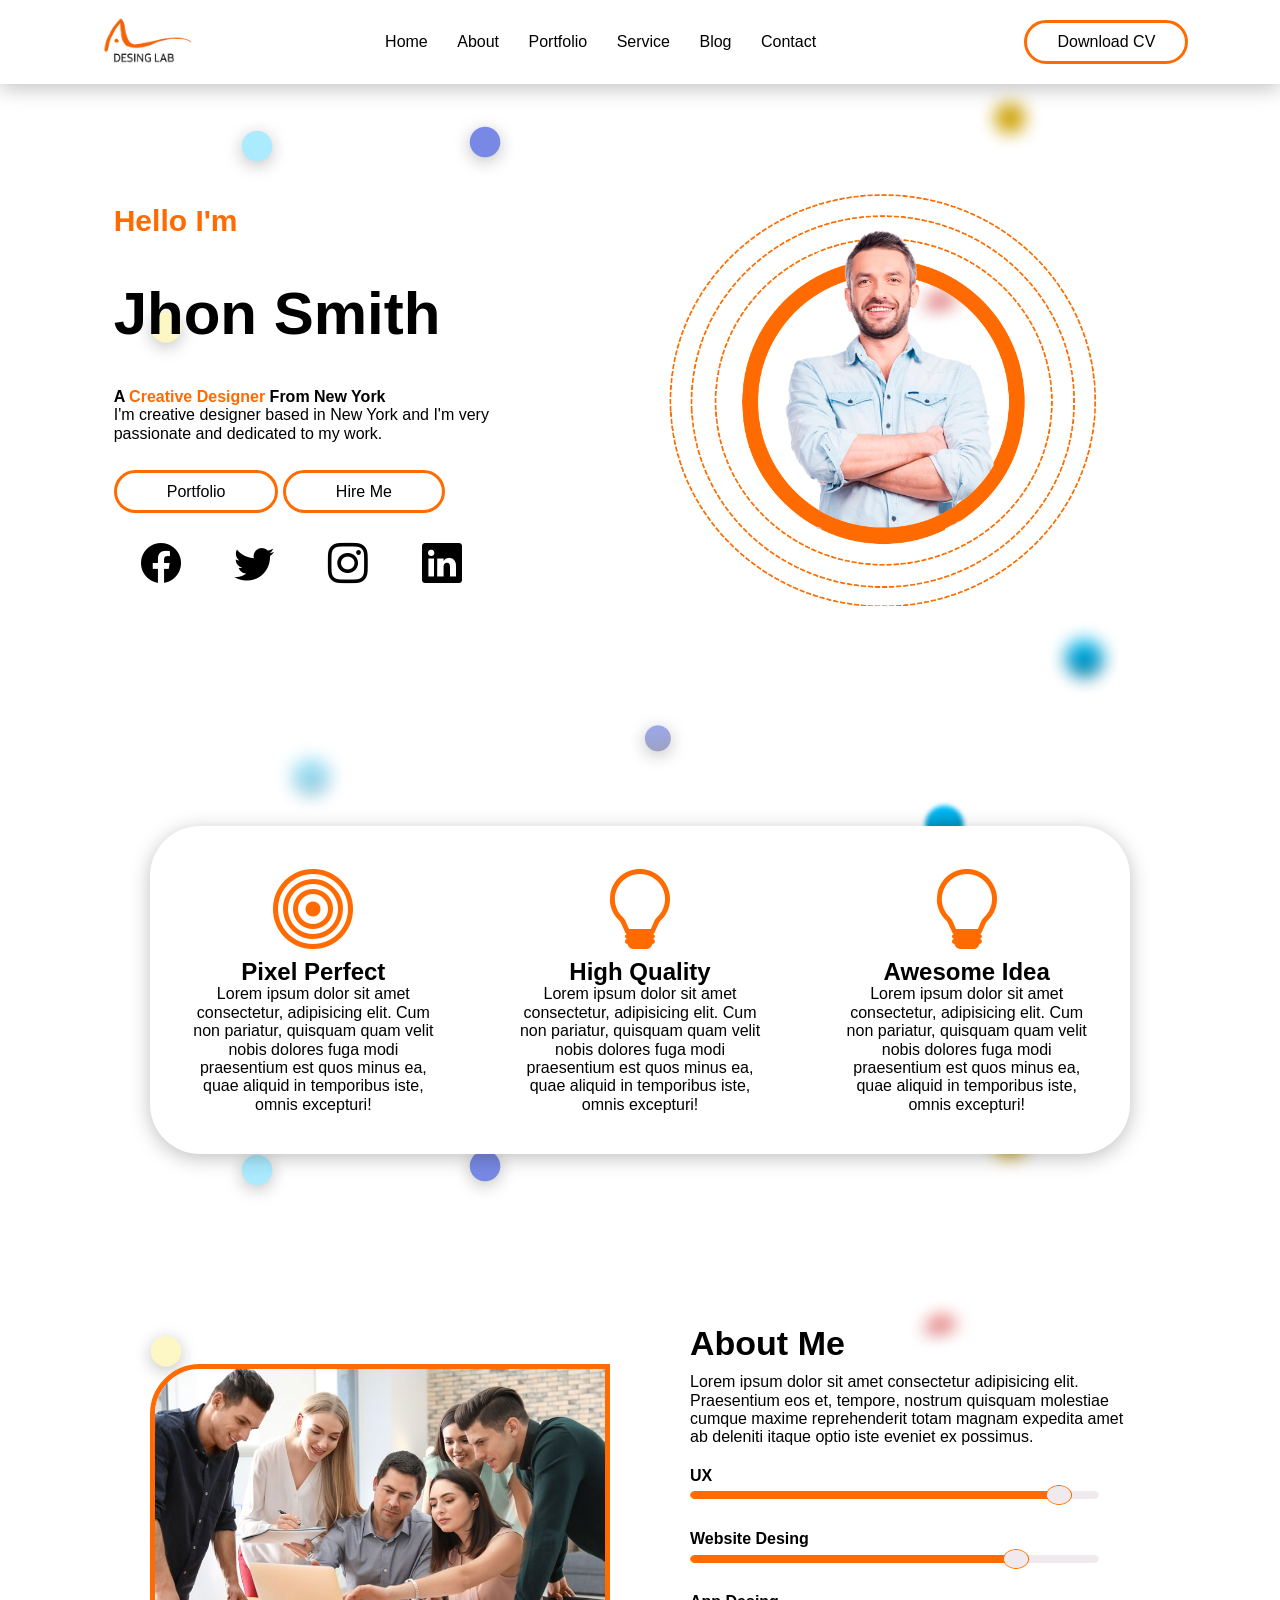
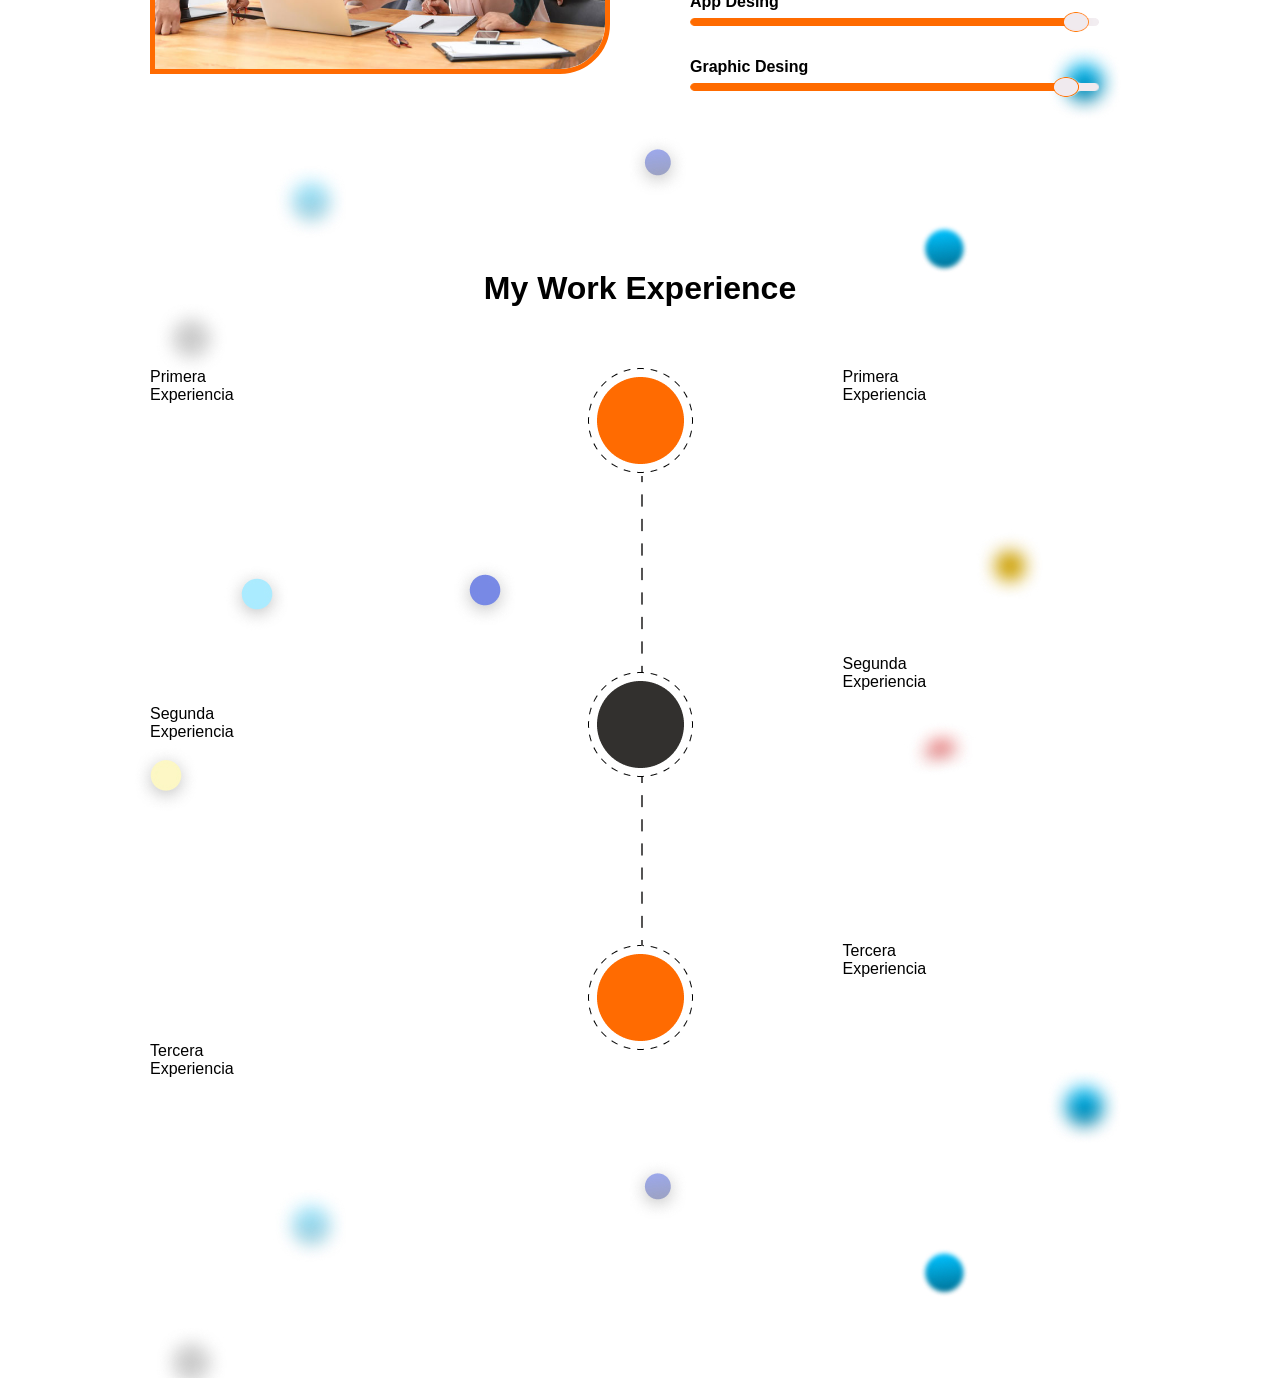
<file: index.html>
<!DOCTYPE html>
<html lang="en">
<head>
    <meta charset="UTF-8">
    <meta name="viewport" content="width=device-width, initial-scale=1.0">
    <title>Portfolio</title>
    <link rel="stylesheet" href="css/normalize.css">
    <link rel="stylesheet" href="css/style.css">
    <link rel="stylesheet" href="https://cdn.jsdelivr.net/npm/bootstrap-icons@1.11.3/font/bootstrap-icons.min.css">
</head>
<body>
    <header>
        <!-- Comienza el Header -->
        <img src="img/logo.png" class="img-logo" alt="">
        <nav>
            <a href="#" class="nav-link">Home</a>
            <a href="#" class="nav-link">About</a>
            <a href="#" class="nav-link">Portfolio</a>
            <a href="#" class="nav-link">Service</a>
            <a href="#" class="nav-link">Blog</a>
            <a href="#" class="nav-link">Contact</a>
        </nav>
        <a href="#" class="descargar">Download CV</a>
        <!-- Fin del Header -->
    </header>



    <main>
        <!-- Comienza el Hero -->
        <section class="hero">
            <section>
                <h1 class="hola">Hello I'm <br></h1>
                <h1 class="nombre">Jhon Smith <br></h1>
                <p>
                    <b>A <span class="color-texto">Creative Designer</span> From New York</b><br>
                    I'm creative designer based in New York and I'm very <br>
                    passionate and dedicated to my work.
                </p> 
                <section class="botones">
                    <a href="" class="portfolio">Portfolio</a>
                    <a href="" class="hire-me"> Hire Me</a>
                </section>
                
                <section class="logos">
                    <a href="#"><i class="bi bi-facebook face"></i></a>
                    <a href="https://x.com/Nano_sotomayor" target="_blank"><i class="bi bi-twitter tw"></i></a>
                    <a href="https://www.instagram.com/nano_sotomayor/" target="_blank"><i class="bi bi-instagram ig"></i></a>
                    <a href="https://www.linkedin.com/in/nano-sotomayor-7239b7280/" target="_blank"><i class="bi bi-linkedin li"></i></a>
                </section>
            </section>
            
            <img src="img/foto-editada.png" alt="" class="foto">
            
        <!-- Fin del Hero -->
        </section>


            <!-- Cuadrito que sigue del Hero -->
        <section class="cuadro">
            <section class="prim">
                <i class="bi bi-bullseye perfect"></i>
                <h2>Pixel Perfect</h2>
                <p>Lorem ipsum dolor sit amet consectetur, adipisicing elit. Cum non pariatur, quisquam quam velit nobis dolores fuga modi praesentium est quos minus ea, quae aliquid in temporibus iste, omnis excepturi!</p>
            </section>
            <section class="seg">
                <i class="bi bi-lightbulb quality"></i>
                <h2>High Quality</h2>
                <p>Lorem ipsum dolor sit amet consectetur, adipisicing elit. Cum non pariatur, quisquam quam velit nobis dolores fuga modi praesentium est quos minus ea, quae aliquid in temporibus iste, omnis excepturi!</p>
            </section>
            <section class="terc">
                <i class="bi bi-lightbulb lampara"></i>
                <h2>Awesome Idea</h2>
                <p>Lorem ipsum dolor sit amet consectetur, adipisicing elit. Cum non pariatur, quisquam quam velit nobis dolores fuga modi praesentium est quos minus ea, quae aliquid in temporibus iste, omnis excepturi!</p>
            </section>
            <!-- Cuadrito que sigue del Hero -->
        </section>



        <!-- Comienza el Abaout Me -->
        <section class="about">
            <section>
                <img src="img/img-trabajando.jpg" class="imagen" alt="">
            </section>
            <section>
                <h2 class="about-me">About Me</h2>
                <p>Lorem ipsum dolor sit amet consectetur adipisicing elit. Praesentium eos et, tempore, nostrum quisquam molestiae cumque maxime reprehenderit totam magnam expedita amet ab deleniti itaque optio iste eveniet ex possimus.</p>
                <h4 class="ux">UX</h4>
                    <img src="img/barrita2.png" alt="">
                <h4 class="web">Website Desing</h4>
                    <img src="img/barrita1.png" alt="">
                <h4 class="app">App Desing</h4>
                    <img src="img/barrita3.png" alt="">
                <h4 class="graphic">Graphic Desing</h4>
                    <img src="img/barrita4.png" alt="">
            </section>
        </section>
        <!-- Finaliza el Abaout Me -->



        <!-- Comienza "Mi experiencia" -->
        <h1 class="titulo-experiencia">My Work Experience</h1>
        <section class="experiencia">
            <section class="exp-izq">
                <section class="prim-exp">
                    <p>Primera <br></p>
                    <p>Experiencia</p></section>
                <section class="seg-exp">
                    <p>Segunda <br></p>
                    <p>Experiencia</p></section>
                <section class="terc-exp">
                    <p>Tercera <br></p>
                    <p>Experiencia</p></section>

            </section>
            <section>
                <img src="img/img-experiencia.png" class="img-exp" alt="">
            </section>

            <section class="exp-der">
                <section class="prim-exp-text">
                    <p>Primera <br></p>
                    <p>Experiencia</p></section>
                <section class="seg-exp-text">
                    <p>Segunda <br></p>
                    <p>Experiencia</p></section>
                <section class="terc-exp-text">
                    <p>Tercera <br></p>
                    <p>Experiencia</p></section>
            </section>
            
            

        </section>
        <!-- Finaliza "Mi experiencia" -->
        <section></section>
        <section></section>
        <section></section>
        <section></section>
    </main>



    <footer>
        <section></section>
    </footer>
    
</body>
</html>
</file>
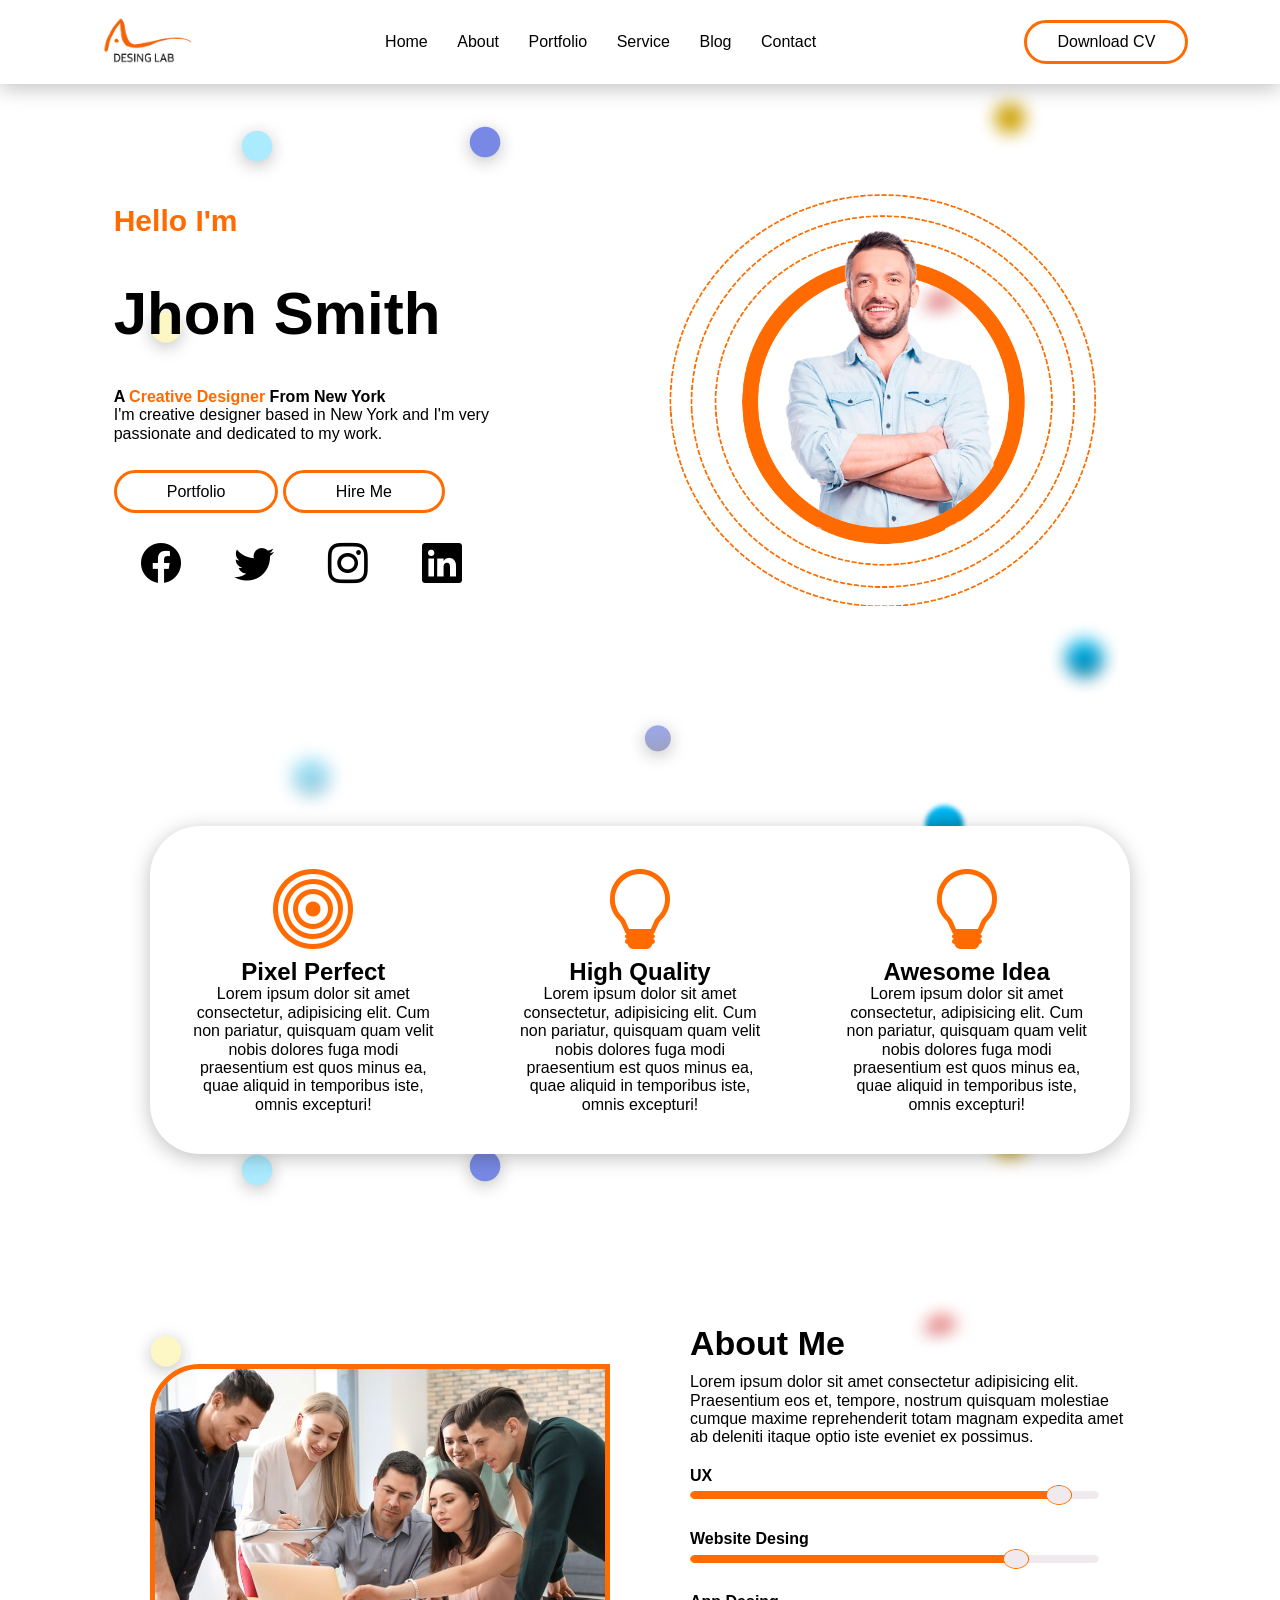
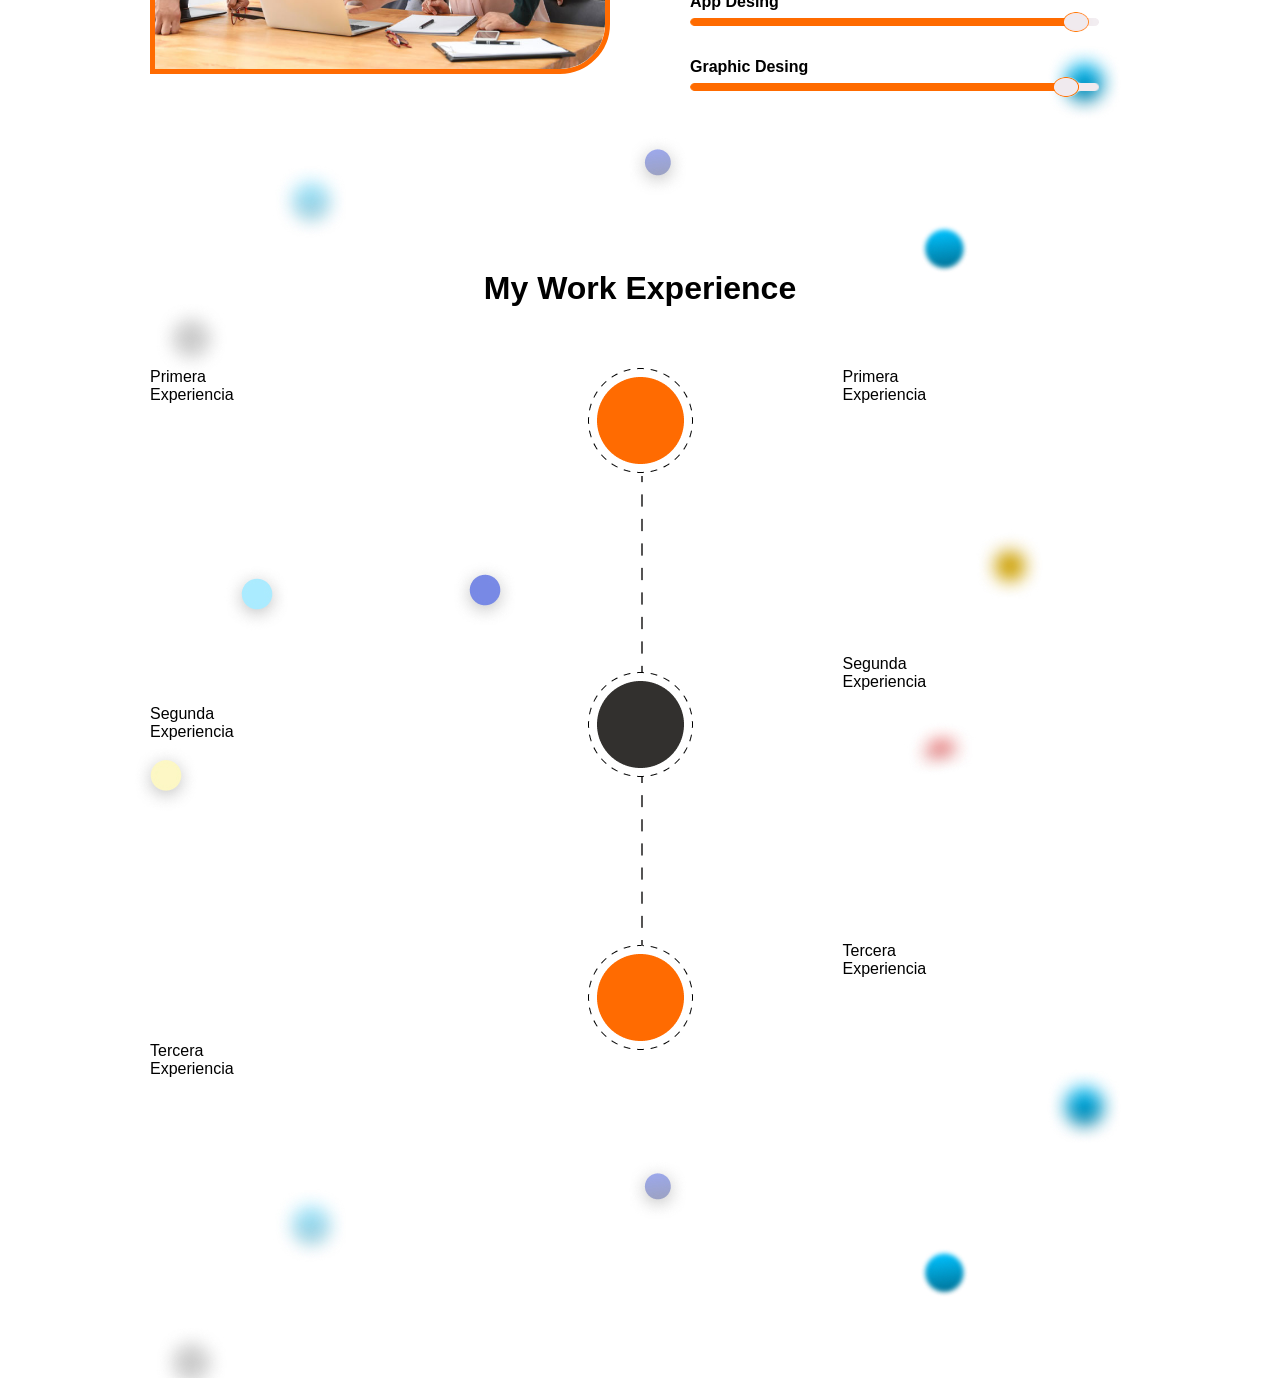
<file: pages/index.html>
<!DOCTYPE html>
<html lang="en">
<head>
    <meta charset="UTF-8">
    <meta name="viewport" content="width=device-width, initial-scale=1.0">
    <title>Portfolio</title>
    <link rel="stylesheet" href="../css/normalize.css">
    <link rel="stylesheet" href="../css/style.css">
    <link rel="stylesheet" href="https://cdn.jsdelivr.net/npm/bootstrap-icons@1.11.3/font/bootstrap-icons.min.css">
</head>
<body>
    <header>
        <!-- Comienza el Header -->
        <img src="../img/logo.png" class="img-logo" alt="">
        <nav>
            <a href="#" class="nav-link">Home</a>
            <a href="#" class="nav-link">About</a>
            <a href="#" class="nav-link">Portfolio</a>
            <a href="#" class="nav-link">Service</a>
            <a href="#" class="nav-link">Blog</a>
            <a href="#" class="nav-link">Contact</a>
        </nav>
        <a href="#" class="descargar">Download CV</a>
        <!-- Fin del Header -->
    </header>



    <main>
        <!-- Comienza el Hero -->
        <section class="hero">
            <section>
                <h1 class="hola">Hello I'm <br></h1>
                <h1 class="nombre">Jhon Smith <br></h1>
                <p>
                    <b>A <span class="color-texto">Creative Designer</span> From New York</b><br>
                    I'm creative designer based in New York and I'm very <br>
                    passionate and dedicated to my work.
                </p> 
                <section class="botones">
                    <a href="" class="portfolio">Portfolio</a>
                    <a href="" class="hire-me"> Hire Me</a>
                </section>
                
                <section class="logos">
                    <a href="#"><i class="bi bi-facebook face"></i></a>
                    <a href="https://x.com/Nano_sotomayor" target="_blank"><i class="bi bi-twitter tw"></i></a>
                    <a href="https://www.instagram.com/nano_sotomayor/" target="_blank"><i class="bi bi-instagram ig"></i></a>
                    <a href="https://www.linkedin.com/in/nano-sotomayor-7239b7280/" target="_blank"><i class="bi bi-linkedin li"></i></a>
                </section>
            </section>
            
            <img src="../img/foto-editada.png" alt="" class="foto">
            
        <!-- Fin del Hero -->
        </section>


            <!-- Cuadrito que sigue del Hero -->
        <section class="cuadro">
            <section class="prim">
                <i class="bi bi-bullseye perfect"></i>
                <h2>Pixel Perfect</h2>
                <p>Lorem ipsum dolor sit amet consectetur, adipisicing elit. Cum non pariatur, quisquam quam velit nobis dolores fuga modi praesentium est quos minus ea, quae aliquid in temporibus iste, omnis excepturi!</p>
            </section>
            <section class="seg">
                <i class="bi bi-lightbulb quality"></i>
                <h2>High Quality</h2>
                <p>Lorem ipsum dolor sit amet consectetur, adipisicing elit. Cum non pariatur, quisquam quam velit nobis dolores fuga modi praesentium est quos minus ea, quae aliquid in temporibus iste, omnis excepturi!</p>
            </section>
            <section class="terc">
                <i class="bi bi-lightbulb lampara"></i>
                <h2>Awesome Idea</h2>
                <p>Lorem ipsum dolor sit amet consectetur, adipisicing elit. Cum non pariatur, quisquam quam velit nobis dolores fuga modi praesentium est quos minus ea, quae aliquid in temporibus iste, omnis excepturi!</p>
            </section>
            <!-- Cuadrito que sigue del Hero -->
        </section>



        <!-- Comienza el Abaout Me -->
        <section class="about">
            <section>
                <img src="../img/img-trabajando.jpg" class="imagen" alt="">
            </section>
            <section>
                <h2 class="about-me">About Me</h2>
                <p>Lorem ipsum dolor sit amet consectetur adipisicing elit. Praesentium eos et, tempore, nostrum quisquam molestiae cumque maxime reprehenderit totam magnam expedita amet ab deleniti itaque optio iste eveniet ex possimus.</p>
                <h4 class="ux">UX</h4>
                    <img src="../img/barrita2.png" alt="">
                <h4 class="web">Website Desing</h4>
                    <img src="../img/barrita1.png" alt="">
                <h4 class="app">App Desing</h4>
                    <img src="../img/barrita3.png" alt="">
                <h4 class="graphic">Graphic Desing</h4>
                    <img src="../img/barrita4.png" alt="">
            </section>
        </section>
        <!-- Finaliza el Abaout Me -->



        <!-- Comienza "Mi experiencia" -->
        <h1 class="titulo-experiencia">My Work Experience</h1>
        <section class="experiencia">
            <section class="exp-izq">
                <section class="prim-exp">
                    <p>Primera <br></p>
                    <p>Experiencia</p></section>
                <section class="seg-exp">
                    <p>Segunda <br></p>
                    <p>Experiencia</p></section>
                <section class="terc-exp">
                    <p>Tercera <br></p>
                    <p>Experiencia</p></section>

            </section>
            <section>
                <img src="../img/img-experiencia.png" class="img-exp" alt="">
            </section>

            <section class="exp-der">
                <section class="prim-exp-text">
                    <p>Primera <br></p>
                    <p>Experiencia</p></section>
                <section class="seg-exp-text">
                    <p>Segunda <br></p>
                    <p>Experiencia</p></section>
                <section class="terc-exp-text">
                    <p>Tercera <br></p>
                    <p>Experiencia</p></section>
            </section>
            
            

        </section>
        <!-- Finaliza "Mi experiencia" -->
        <section></section>
        <section></section>
        <section></section>
        <section></section>
    </main>



    <footer>
        <section></section>
    </footer>
    
</body>
</html>
</file>
<file: css/style.css>
* {
    margin: 0;
    padding: 0;
}

body {
    background-color: rgb(255,255,255);
    height: 100vh;
    background-image: url(../img/fondo-lunares.jpg);;
    font-family: Ten system-ui, -apple-system, BlinkMacSystemFont, 'Segoe UI', Roboto, Oxygen, Ubuntu, Cantarell, 'Open Sans', 'Helvetica Neue', sans-serif;
}

/* main {
    margin: 0 100px;
} */

header {
    background-color: white;
    box-shadow: 0px 4px 20px 0px rgba(0, 0, 0, 0.25);
    display: flex;
    justify-content: space-around;
    padding: 15px 0;
    align-items: center;
}

.img-logo {
    width: 110px;
}

.nav-link {
    padding-right: 25px;
    text-decoration: none;
    color: black;
    font-weight: 500;
    transition: color 0.3s;
}

.nav-link:hover {
    color: rgb(255,107,1);
}

.descargar {
    text-decoration: none;
    color: black;
    font-weight: 500;
    background-color: white;
    border-radius: 50px;
    padding: 10px 30px;
    border: 3px solid rgb(255,107,1);
    transition-duration: 0.5s;
}

.descargar:hover,.portfolio:hover,.hire-me:hover {
    background-color: rgb(255,107,1);
}


.hola {
    font-size: 30px;
    color: rgb(255,107,1)
}

.nombre {
    font-size: 60px;
}

.color-texto{
    color: rgb(255,107,1);
}

.portfolio,.hire-me {
    text-decoration: none;
    color: black;
    font-weight: 500;
    background-color: white;
    border-radius: 50px;
    padding: 10px 50px;
    border: 3px solid rgb(255,107,1);
    transition-duration: 0.5s;
}

.botones {
    padding-top: 40px;
}

.logos {
    padding-top: 40px;
    display: flex;
    justify-content: space-around;
}

.face,.tw,.ig,.li {
    font-size: 40px;
    color: black;
}

.hero {
    display: flex;
    justify-content: space-around;
    padding: 100px 0 100px 100px;
}

.foto {
    width: 750px;
}



.cuadro {
    display: flex;
    /* text-align: center; */
    margin: 120px 150px;
    box-shadow: 0px 4px 20px 0px rgba(0, 0, 0, 0.25);
    border-radius: 50px;
    background-color: white;
}

.perfect,.quality,.lampara {
    font-size: 80px;
    color: rgb(255,107,1);
    
}

.prim,.seg,.terc {
    padding: 40px;
    flex-grow: 1;
    text-align: center;
}

.about {
    display: flex;
    justify-content: space-around;
    padding: 50px 150px;
}

.imagen {
    width: 450px;
    margin: 40px 80px 40px 0;
    border: 5px solid rgb(255,107,1);
    border-radius: 50px 0 50px 0;
}

.about-me {
    padding-bottom: 10px;
    font-size: 34px;
}

.ux,.web,.app,.graphic {
    padding-top: 20px;
}

.titulo-experiencia {
    padding: 80px 0 40px;
    text-align: center;
}

.experiencia {
    display: flex;
    /* justify-content: space-around */
}

.exp-izq,.exp-der {
    flex-grow: 1;
    margin: 0 150px;
}

.prim-exp,.seg-exp,.terc-exp {
    padding-bottom: 300px;
}

.prim-exp-text,.seg-exp-text,.terc-exp-text{
 margin-bottom: 250px;
}



footer {
    background-color: rgb(66,66,66);
}
</file>
